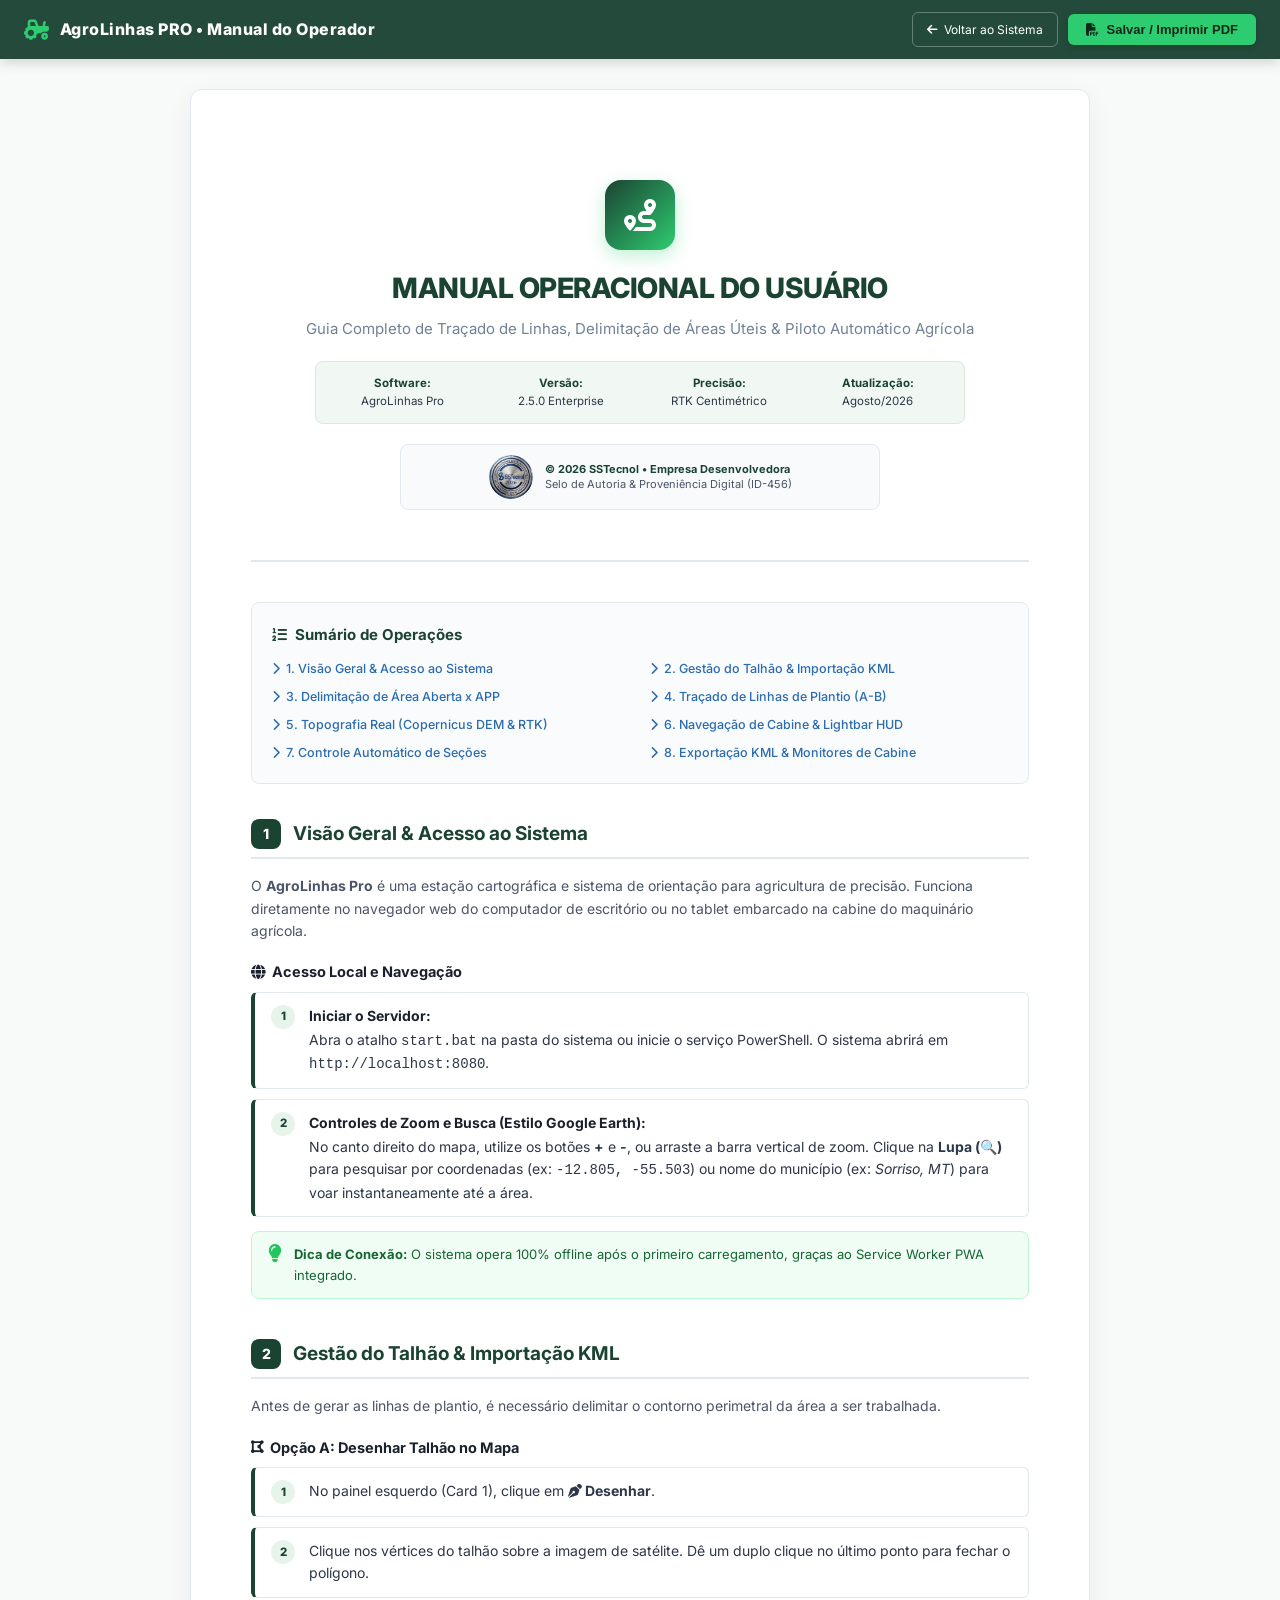
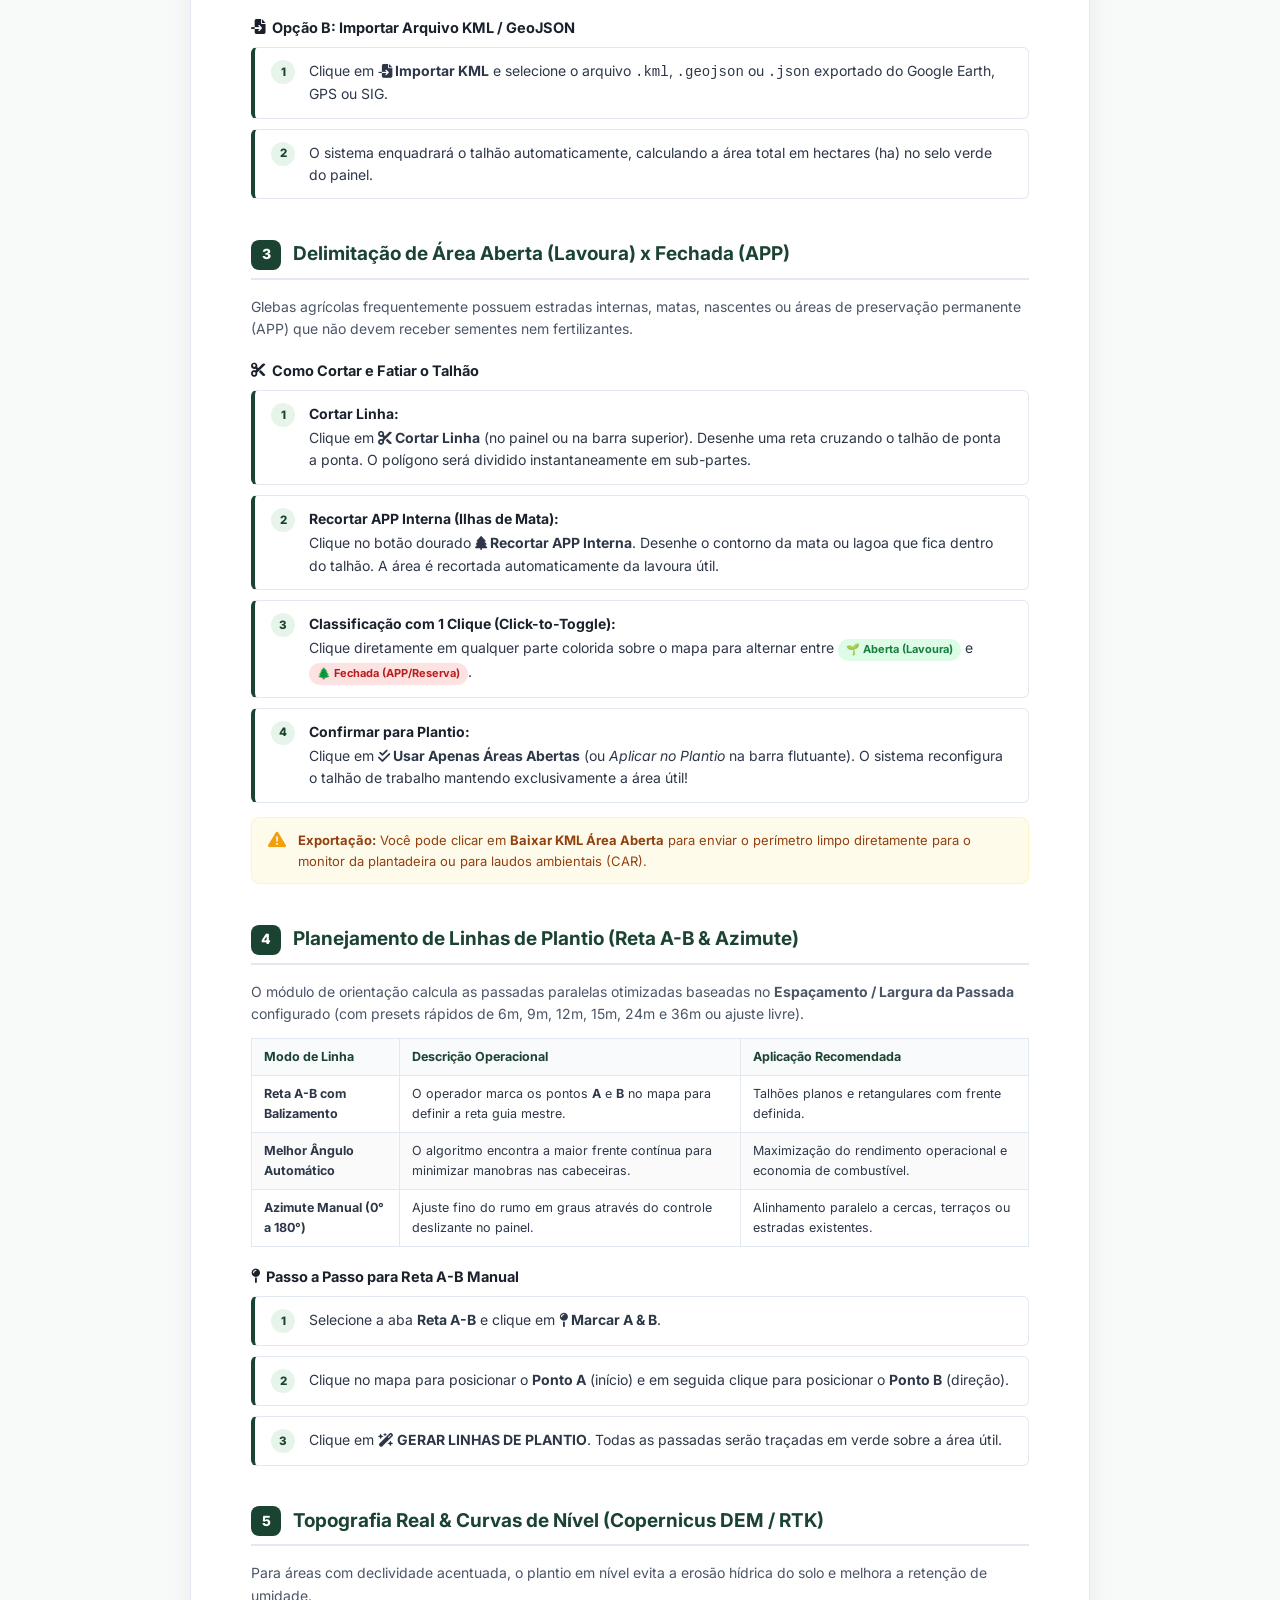
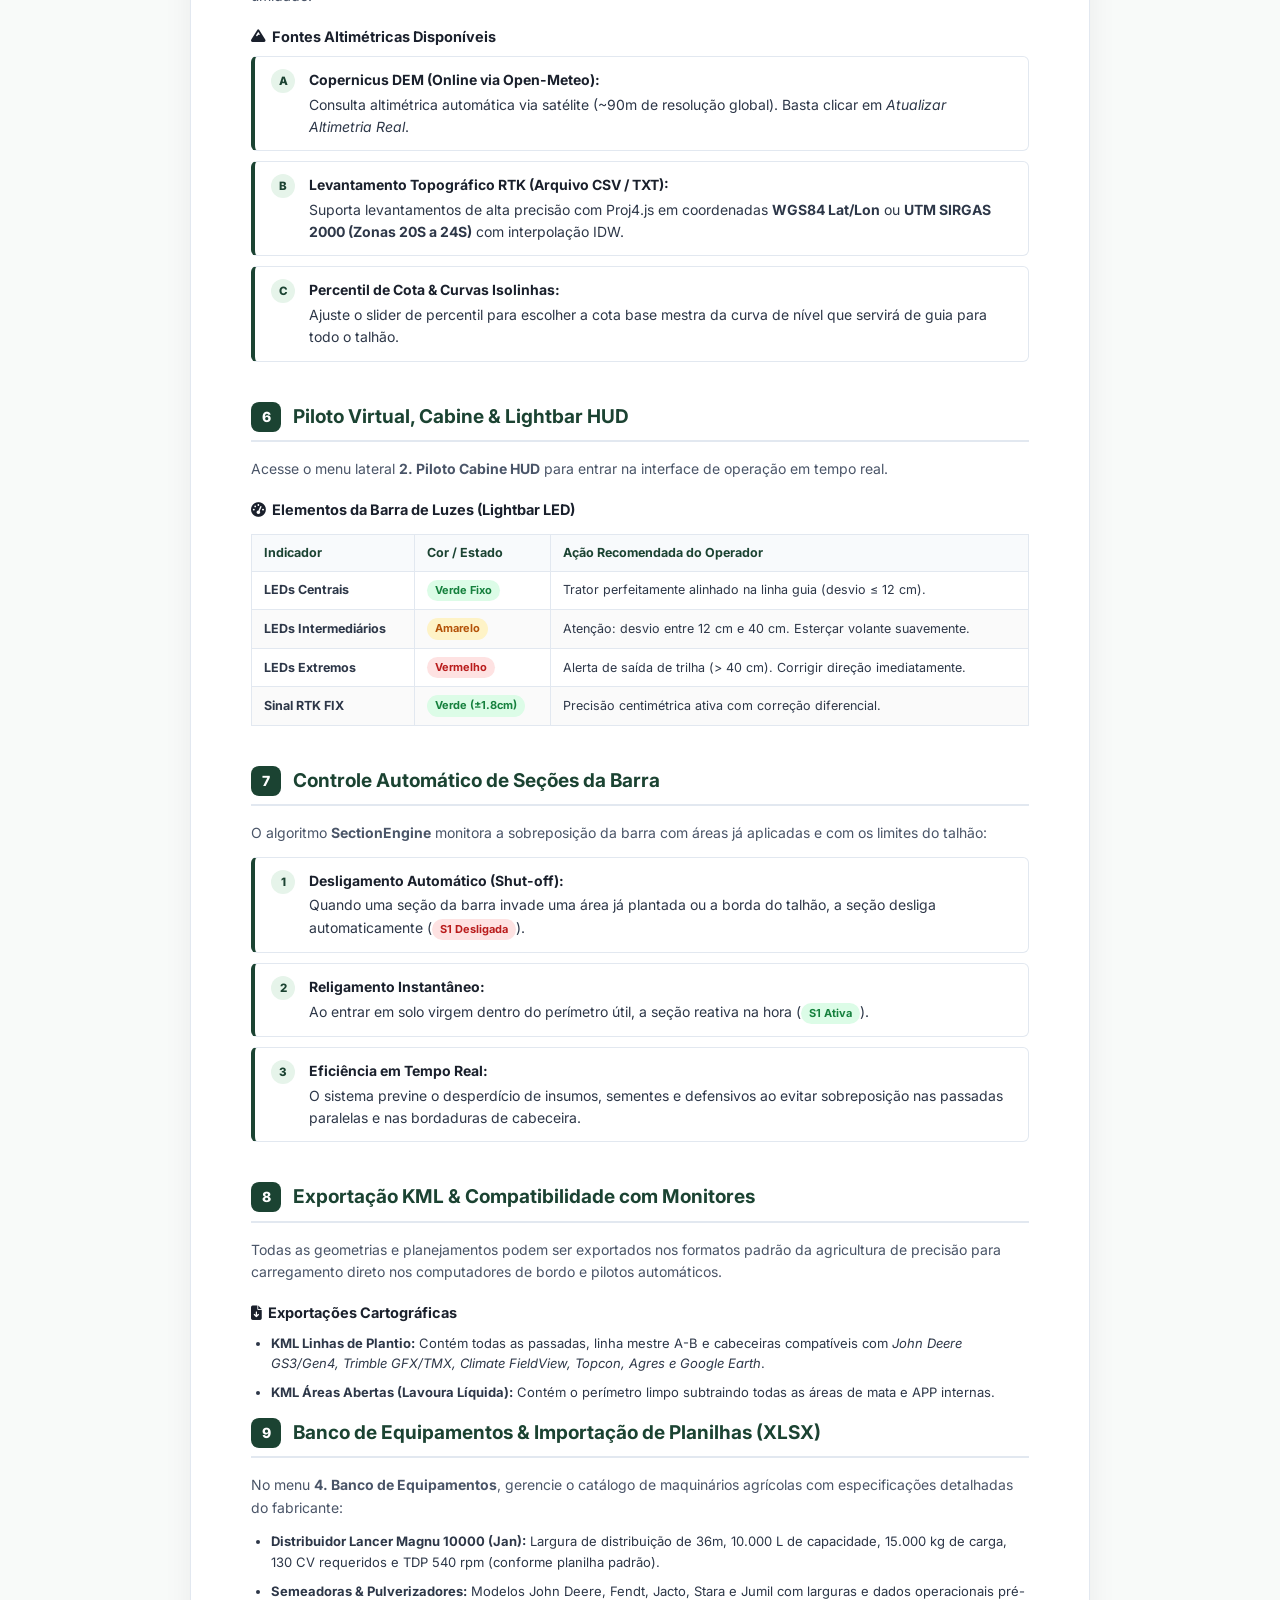
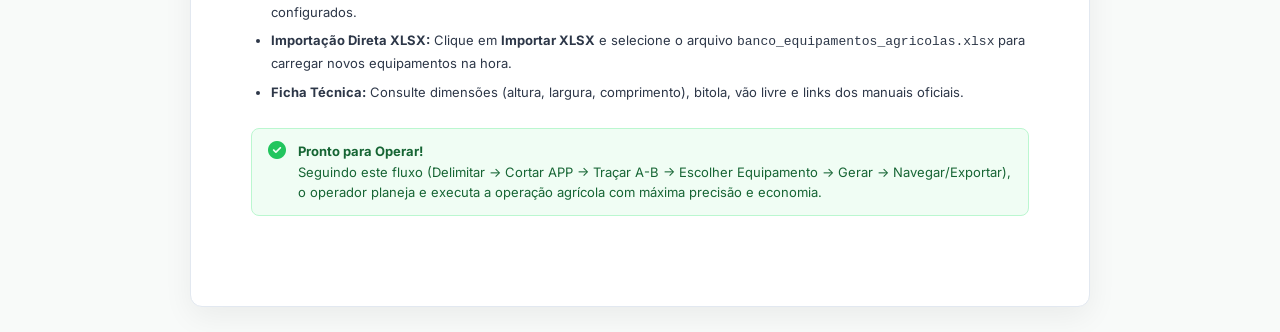
<file: manual.html>
<!DOCTYPE html>
<html lang="pt-BR">
<head>
  <meta charset="UTF-8" />
  <meta name="viewport" content="width=device-width, initial-scale=1.0" />
  <title>AgroLinhas Pro - Manual do Usuário & Guia Operacional</title>
  <link rel="stylesheet" href="https://cdnjs.cloudflare.com/ajax/libs/font-awesome/6.4.0/css/all.min.css" />
  <link rel="preconnect" href="https://fonts.googleapis.com" />
  <link rel="preconnect" href="https://fonts.gstatic.com" crossorigin />
  <link href="https://fonts.googleapis.com/css2?family=Inter:wght@300;400;500;600;700;800&display=swap" rel="stylesheet" />
  
  <style>
    :root {
      --primary: #1b4332;
      --accent: #2ecc71;
      --gold: #f39c12;
      --dark: #0f1712;
      --text: #2d3748;
      --text-muted: #718096;
      --bg-page: #f8faf9;
      --card-bg: #ffffff;
      --border: #e2e8f0;
      --danger: #e74c3c;
    }

    * {
      box-sizing: border-box;
      margin: 0;
      padding: 0;
    }

    body {
      font-family: 'Inter', -apple-system, BlinkMacSystemFont, 'Segoe UI', Roboto, sans-serif;
      background-color: var(--bg-page);
      color: var(--text);
      line-height: 1.6;
      font-size: 14px;
      -webkit-print-color-adjust: exact !important;
      print-color-adjust: exact !important;
    }

    /* BARRA SUPERIOR FIXA (NÃO IMPRIME) */
    .top-actions-bar {
      position: sticky;
      top: 0;
      z-index: 1000;
      background: rgba(27, 67, 50, 0.96);
      backdrop-filter: blur(10px);
      color: #fff;
      padding: 12px 24px;
      display: flex;
      justify-content: space-between;
      align-items: center;
      box-shadow: 0 4px 12px rgba(0,0,0,0.15);
    }

    .top-brand {
      display: flex;
      align-items: center;
      gap: 10px;
      font-weight: 800;
      font-size: 16px;
      letter-spacing: 0.5px;
    }

    .top-brand i {
      color: var(--accent);
      font-size: 20px;
    }

    .btn-print {
      display: inline-flex;
      align-items: center;
      gap: 8px;
      background: var(--accent);
      color: #0d2818;
      border: none;
      padding: 8px 18px;
      border-radius: 6px;
      font-weight: 700;
      font-size: 13px;
      cursor: pointer;
      box-shadow: 0 2px 6px rgba(0,0,0,0.2);
      transition: all 0.2s ease;
    }

    .btn-print:hover {
      background: #27ae60;
      color: #fff;
      transform: translateY(-1px);
    }

    .btn-back {
      background: transparent;
      color: #fff;
      border: 1px solid rgba(255,255,255,0.3);
      padding: 7px 14px;
      border-radius: 6px;
      font-size: 12px;
      text-decoration: none;
      display: inline-flex;
      align-items: center;
      gap: 6px;
    }

    .btn-back:hover {
      background: rgba(255,255,255,0.1);
    }

    /* CONTAINER DO DOCUMENTO */
    .doc-container {
      max-width: 900px;
      margin: 30px auto;
      background: var(--card-bg);
      padding: 50px 60px;
      border-radius: 12px;
      box-shadow: 0 10px 30px rgba(0,0,0,0.06);
      border: 1px solid var(--border);
    }

    /* CAPA DO MANUAL */
    .manual-cover {
      text-align: center;
      padding: 40px 0 50px 0;
      border-bottom: 2px solid var(--border);
      margin-bottom: 40px;
    }

    .cover-icon {
      width: 70px;
      height: 70px;
      background: linear-gradient(135deg, #1b4332, #2ecc71);
      color: #fff;
      border-radius: 16px;
      display: inline-flex;
      align-items: center;
      justify-content: center;
      font-size: 32px;
      margin-bottom: 16px;
      box-shadow: 0 6px 18px rgba(46, 204, 113, 0.3);
    }

    .manual-title {
      font-size: 28px;
      font-weight: 800;
      color: var(--primary);
      margin-bottom: 6px;
      letter-spacing: -0.5px;
    }

    .manual-subtitle {
      font-size: 15px;
      color: var(--text-muted);
      margin-bottom: 20px;
    }

    .manual-meta-grid {
      display: grid;
      grid-template-columns: repeat(4, 1fr);
      gap: 10px;
      max-width: 650px;
      margin: 0 auto;
      background: #f1f8f4;
      padding: 12px;
      border-radius: 8px;
      border: 1px solid #d8ebd9;
      font-size: 11.5px;
    }

    .meta-item strong {
      display: block;
      color: var(--primary);
      font-weight: 700;
    }

    /* SUMÁRIO */
    .toc-card {
      background: #fafbfc;
      border: 1px solid var(--border);
      border-radius: 8px;
      padding: 20px;
      margin-bottom: 35px;
    }

    .toc-title {
      font-size: 15px;
      font-weight: 700;
      color: var(--primary);
      margin-bottom: 12px;
      display: flex;
      align-items: center;
      gap: 8px;
    }

    .toc-list {
      list-style: none;
      display: grid;
      grid-template-columns: 1fr 1fr;
      gap: 8px 20px;
    }

    .toc-list a {
      color: #2b6cb0;
      text-decoration: none;
      font-size: 12.5px;
      font-weight: 500;
      display: flex;
      align-items: center;
      gap: 6px;
    }

    .toc-list a:hover {
      text-decoration: underline;
      color: var(--primary);
    }

    /* SEÇÕES DO MANUAL */
    .manual-section {
      margin-bottom: 40px;
      page-break-inside: avoid;
    }

    .section-header {
      display: flex;
      align-items: center;
      gap: 12px;
      border-bottom: 2px solid #e2e8f0;
      padding-bottom: 8px;
      margin-bottom: 16px;
    }

    .section-num {
      width: 30px;
      height: 30px;
      background: var(--primary);
      color: #fff;
      border-radius: 8px;
      display: inline-flex;
      align-items: center;
      justify-content: center;
      font-weight: 800;
      font-size: 14px;
    }

    .section-title {
      font-size: 19px;
      font-weight: 700;
      color: var(--primary);
    }

    h3 {
      font-size: 14.5px;
      font-weight: 700;
      color: #1a202c;
      margin: 18px 0 8px 0;
      display: flex;
      align-items: center;
      gap: 6px;
    }

    p {
      margin-bottom: 12px;
      color: #4a5568;
    }

    /* PASSOS & INSTRUÇÕES */
    .step-box {
      display: flex;
      gap: 14px;
      background: #fff;
      border: 1px solid var(--border);
      border-left: 4px solid var(--primary);
      border-radius: 6px;
      padding: 12px 16px;
      margin-bottom: 10px;
    }

    .step-badge {
      width: 24px;
      height: 24px;
      background: #e6f4ea;
      color: var(--primary);
      border-radius: 50%;
      display: inline-flex;
      align-items: center;
      justify-content: center;
      font-weight: 800;
      font-size: 11.5px;
      flex-shrink: 0;
    }

    .step-content {
      flex: 1;
    }

    .step-content strong {
      color: #1a202c;
      font-weight: 700;
      display: block;
      margin-bottom: 2px;
    }

    /* CALLOUT BOXES (DICAS / AVISOS) */
    .callout {
      border-radius: 8px;
      padding: 12px 16px;
      margin: 14px 0;
      font-size: 13px;
      display: flex;
      gap: 12px;
      align-items: flex-start;
    }

    .callout-tip {
      background: #f0fdf4;
      border: 1px solid #bbf7d0;
      color: #166534;
    }

    .callout-tip i {
      color: #22c55e;
      font-size: 18px;
      margin-top: 1px;
    }

    .callout-warn {
      background: #fffbeb;
      border: 1px solid #fef3c7;
      color: #92400e;
    }

    .callout-warn i {
      color: #f59e0b;
      font-size: 18px;
      margin-top: 1px;
    }

    .callout-important {
      background: #fef2f2;
      border: 1px solid #fecaca;
      color: #991b1b;
    }

    .callout-important i {
      color: #ef4444;
      font-size: 18px;
      margin-top: 1px;
    }

    /* TABELAS TÉCNICAS */
    .manual-table {
      width: 100%;
      border-collapse: collapse;
      margin: 12px 0 16px 0;
      font-size: 12.5px;
    }

    .manual-table th, .manual-table td {
      border: 1px solid var(--border);
      padding: 8px 12px;
      text-align: left;
    }

    .manual-table th {
      background: #f8fafc;
      color: var(--primary);
      font-weight: 700;
    }

    .manual-table tr:nth-child(even) {
      background: #fafafa;
    }

    .badge-pill {
      display: inline-block;
      padding: 2px 8px;
      border-radius: 12px;
      font-size: 11px;
      font-weight: 700;
    }

    .badge-green { background: #dcfce7; color: #15803d; }
    .badge-red { background: #fee2e2; color: #b91c1c; }
    .badge-gold { background: #fef3c7; color: #b45309; }

    /* TECLADO / ATALHOS */
    kbd {
      background: #edf2f7;
      border: 1px solid #cbd5e0;
      border-radius: 4px;
      padding: 2px 6px;
      font-family: monospace;
      font-size: 11.5px;
      box-shadow: 0 1px 1px rgba(0,0,0,0.1);
    }

    /* CONFIGURAÇÃO ESPECÍFICA PARA IMPRESSÃO / SALVAR EM PDF */
    @media print {
      body {
        background: #fff !important;
        font-size: 11pt !important;
        color: #000 !important;
      }
      .top-actions-bar {
        display: none !important;
      }
      .doc-container {
        box-shadow: none !important;
        border: none !important;
        padding: 0 !important;
        margin: 0 !important;
        max-width: 100% !important;
      }
      .manual-cover {
        padding-top: 10px;
        margin-bottom: 25px;
      }
      .manual-section {
        page-break-inside: avoid;
        margin-bottom: 25px;
      }
      .page-break {
        page-break-before: always;
      }
      @page {
        size: A4 portrait;
        margin: 15mm;
      }
    }
  </style>
</head>
<body>

  <!-- BARRA DE AÇÕES SUPERIOR (NÃO IMPRIME) -->
  <div class="top-actions-bar">
    <div class="top-brand">
      <i class="fa-solid fa-tractor"></i>
      <span>AgroLinhas PRO • Manual do Operador</span>
    </div>
    <div style="display:flex; gap:10px; align-items:center;">
      <a href="index.html" class="btn-back"><i class="fa-solid fa-arrow-left"></i> Voltar ao Sistema</a>
      <button class="btn-print" onclick="window.print()">
        <i class="fa-solid fa-file-pdf"></i> Salvar / Imprimir PDF
      </button>
    </div>
  </div>

  <!-- CORPO DO DOCUMENTO -->
  <div class="doc-container">

    <!-- CAPA -->
    <div class="manual-cover">
      <div class="cover-icon">
        <i class="fa-solid fa-route"></i>
      </div>
      <h1 class="manual-title">MANUAL OPERACIONAL DO USUÁRIO</h1>
      <div class="manual-subtitle">Guia Completo de Traçado de Linhas, Delimitação de Áreas Úteis & Piloto Automático Agrícola</div>

      <div class="manual-meta-grid">
        <div class="meta-item"><strong>Software:</strong> AgroLinhas Pro</div>
        <div class="meta-item"><strong>Versão:</strong> 2.5.0 Enterprise</div>
        <div class="meta-item"><strong>Precisão:</strong> RTK Centimétrico</div>
        <div class="meta-item"><strong>Atualização:</strong> Agosto/2026</div>
      </div>

      <div style="display:flex; justify-content:center; align-items:center; gap:12px; margin-top:20px; padding:10px; background:#f8fafc; border-radius:8px; border:1px solid #e2e8f0; max-width:480px; margin-left:auto; margin-right:auto;">
        <img src="img/sstecnol-logo.png" alt="SSTecnol 2026" style="width:44px; height:44px; border-radius:50%;" />
        <div style="text-align:left; font-size:11px; color:#4a5568; line-height:1.35;">
          <b style="color:#1b4332;">© 2026 SSTecnol • Empresa Desenvolvedora</b><br/>
          Selo de Autoria & Proveniência Digital (ID-456)
        </div>
      </div>
    </div>

    <!-- SUMÁRIO -->
    <div class="toc-card">
      <div class="toc-title"><i class="fa-solid fa-list-ol"></i> Sumário de Operações</div>
      <ul class="toc-list">
        <li><a href="#sec-1"><i class="fa-solid fa-chevron-right"></i> 1. Visão Geral & Acesso ao Sistema</a></li>
        <li><a href="#sec-2"><i class="fa-solid fa-chevron-right"></i> 2. Gestão do Talhão & Importação KML</a></li>
        <li><a href="#sec-3"><i class="fa-solid fa-chevron-right"></i> 3. Delimitação de Área Aberta x APP</a></li>
        <li><a href="#sec-4"><i class="fa-solid fa-chevron-right"></i> 4. Traçado de Linhas de Plantio (A-B)</a></li>
        <li><a href="#sec-5"><i class="fa-solid fa-chevron-right"></i> 5. Topografia Real (Copernicus DEM & RTK)</a></li>
        <li><a href="#sec-6"><i class="fa-solid fa-chevron-right"></i> 6. Navegação de Cabine & Lightbar HUD</a></li>
        <li><a href="#sec-7"><i class="fa-solid fa-chevron-right"></i> 7. Controle Automático de Seções</a></li>
        <li><a href="#sec-8"><i class="fa-solid fa-chevron-right"></i> 8. Exportação KML & Monitores de Cabine</a></li>
      </ul>
    </div>

    <!-- SEÇÃO 1 -->
    <div class="manual-section" id="sec-1">
      <div class="section-header">
        <div class="section-num">1</div>
        <div class="section-title">Visão Geral & Acesso ao Sistema</div>
      </div>
      <p>O <b>AgroLinhas Pro</b> é uma estação cartográfica e sistema de orientação para agricultura de precisão. Funciona diretamente no navegador web do computador de escritório ou no tablet embarcado na cabine do maquinário agrícola.</p>
      
      <h3><i class="fa-solid fa-globe"></i> Acesso Local e Navegação</h3>
      <div class="step-box">
        <div class="step-badge">1</div>
        <div class="step-content">
          <strong>Iniciar o Servidor:</strong>
          Abra o atalho <code>start.bat</code> na pasta do sistema ou inicie o serviço PowerShell. O sistema abrirá em <code>http://localhost:8080</code>.
        </div>
      </div>
      <div class="step-box">
        <div class="step-badge">2</div>
        <div class="step-content">
          <strong>Controles de Zoom e Busca (Estilo Google Earth):</strong>
          No canto direito do mapa, utilize os botões <b>+</b> e <b>-</b>, ou arraste a barra vertical de zoom. Clique na <b>Lupa (🔍)</b> para pesquisar por coordenadas (ex: <code>-12.805, -55.503</code>) ou nome do município (ex: <i>Sorriso, MT</i>) para voar instantaneamente até a área.
        </div>
      </div>

      <div class="callout callout-tip">
        <i class="fa-solid fa-lightbulb"></i>
        <div><b>Dica de Conexão:</b> O sistema opera 100% offline após o primeiro carregamento, graças ao Service Worker PWA integrado.</div>
      </div>
    </div>

    <!-- SEÇÃO 2 -->
    <div class="manual-section" id="sec-2">
      <div class="section-header">
        <div class="section-num">2</div>
        <div class="section-title">Gestão do Talhão & Importação KML</div>
      </div>
      <p>Antes de gerar as linhas de plantio, é necessário delimitar o contorno perimetral da área a ser trabalhada.</p>

      <h3><i class="fa-solid fa-draw-polygon"></i> Opção A: Desenhar Talhão no Mapa</h3>
      <div class="step-box">
        <div class="step-badge">1</div>
        <div class="step-content">
          No painel esquerdo (Card 1), clique em <b><i class="fa-solid fa-pen-nib"></i> Desenhar</b>.
        </div>
      </div>
      <div class="step-box">
        <div class="step-badge">2</div>
        <div class="step-content">
          Clique nos vértices do talhão sobre a imagem de satélite. Dê um duplo clique no último ponto para fechar o polígono.
        </div>
      </div>

      <h3><i class="fa-solid fa-file-import"></i> Opção B: Importar Arquivo KML / GeoJSON</h3>
      <div class="step-box">
        <div class="step-badge">1</div>
        <div class="step-content">
          Clique em <b><i class="fa-solid fa-file-import"></i> Importar KML</b> e selecione o arquivo <code>.kml</code>, <code>.geojson</code> ou <code>.json</code> exportado do Google Earth, GPS ou SIG.
        </div>
      </div>
      <div class="step-box">
        <div class="step-badge">2</div>
        <div class="step-content">
          O sistema enquadrará o talhão automaticamente, calculando a área total em hectares (ha) no selo verde do painel.
        </div>
      </div>
    </div>

    <div class="page-break"></div>

    <!-- SEÇÃO 3 -->
    <div class="manual-section" id="sec-3">
      <div class="section-header">
        <div class="section-num">3</div>
        <div class="section-title">Delimitação de Área Aberta (Lavoura) x Fechada (APP)</div>
      </div>
      <p>Glebas agrícolas frequentemente possuem estradas internas, matas, nascentes ou áreas de preservação permanente (APP) que não devem receber sementes nem fertilizantes.</p>

      <h3><i class="fa-solid fa-scissors"></i> Como Cortar e Fatiar o Talhão</h3>
      <div class="step-box">
        <div class="step-badge">1</div>
        <div class="step-content">
          <strong>Cortar Linha:</strong>
          Clique em <b><i class="fa-solid fa-scissors"></i> Cortar Linha</b> (no painel ou na barra superior). Desenhe uma reta cruzando o talhão de ponta a ponta. O polígono será dividido instantaneamente em sub-partes.
        </div>
      </div>
      <div class="step-box">
        <div class="step-badge">2</div>
        <div class="step-content">
          <strong>Recortar APP Interna (Ilhas de Mata):</strong>
          Clique no botão dourado <b><i class="fa-solid fa-tree"></i> Recortar APP Interna</b>. Desenhe o contorno da mata ou lagoa que fica dentro do talhão. A área é recortada automaticamente da lavoura útil.
        </div>
      </div>
      <div class="step-box">
        <div class="step-badge">3</div>
        <div class="step-content">
          <strong>Classificação com 1 Clique (Click-to-Toggle):</strong>
          Clique diretamente em qualquer parte colorida sobre o mapa para alternar entre <span class="badge-pill badge-green">🌱 Aberta (Lavoura)</span> e <span class="badge-pill badge-red">🌲 Fechada (APP/Reserva)</span>.
        </div>
      </div>
      <div class="step-box">
        <div class="step-badge">4</div>
        <div class="step-content">
          <strong>Confirmar para Plantio:</strong>
          Clique em <b><i class="fa-solid fa-check-double"></i> Usar Apenas Áreas Abertas</b> (ou <i>Aplicar no Plantio</i> na barra flutuante). O sistema reconfigura o talhão de trabalho mantendo exclusivamente a área útil!
        </div>
      </div>

      <div class="callout callout-warn">
        <i class="fa-solid fa-triangle-exclamation"></i>
        <div><b>Exportação:</b> Você pode clicar em <b>Baixar KML Área Aberta</b> para enviar o perímetro limpo diretamente para o monitor da plantadeira ou para laudos ambientais (CAR).</div>
      </div>
    </div>

    <!-- SEÇÃO 4 -->
    <div class="manual-section" id="sec-4">
      <div class="section-header">
        <div class="section-num">4</div>
        <div class="section-title">Planejamento de Linhas de Plantio (Reta A-B & Azimute)</div>
      </div>
      <p>O módulo de orientação calcula as passadas paralelas otimizadas baseadas no <b>Espaçamento / Largura da Passada</b> configurado (com presets rápidos de 6m, 9m, 12m, 15m, 24m e 36m ou ajuste livre).</p>

      <table class="manual-table">
        <thead>
          <tr>
            <th>Modo de Linha</th>
            <th>Descrição Operacional</th>
            <th>Aplicação Recomendada</th>
          </tr>
        </thead>
        <tbody>
          <tr>
            <td><b>Reta A-B com Balizamento</b></td>
            <td>O operador marca os pontos <b>A</b> e <b>B</b> no mapa para definir a reta guia mestre.</td>
            <td>Talhões planos e retangulares com frente definida.</td>
          </tr>
          <tr>
            <td><b>Melhor Ângulo Automático</b></td>
            <td>O algoritmo encontra a maior frente contínua para minimizar manobras nas cabeceiras.</td>
            <td>Maximização do rendimento operacional e economia de combustível.</td>
          </tr>
          <tr>
            <td><b>Azimute Manual (0° a 180°)</b></td>
            <td>Ajuste fino do rumo em graus através do controle deslizante no painel.</td>
            <td>Alinhamento paralelo a cercas, terraços ou estradas existentes.</td>
          </tr>
        </tbody>
      </table>

      <h3><i class="fa-solid fa-map-pin"></i> Passo a Passo para Reta A-B Manual</h3>
      <div class="step-box">
        <div class="step-badge">1</div>
        <div class="step-content">
          Selecione a aba <b>Reta A-B</b> e clique em <b><i class="fa-solid fa-map-pin"></i> Marcar A & B</b>.
        </div>
      </div>
      <div class="step-box">
        <div class="step-badge">2</div>
        <div class="step-content">
          Clique no mapa para posicionar o <b>Ponto A</b> (início) e em seguida clique para posicionar o <b>Ponto B</b> (direção).
        </div>
      </div>
      <div class="step-box">
        <div class="step-badge">3</div>
        <div class="step-content">
          Clique em <b><i class="fa-solid fa-wand-magic-sparkles"></i> GERAR LINHAS DE PLANTIO</b>. Todas as passadas serão traçadas em verde sobre a área útil.
        </div>
      </div>
    </div>

    <div class="page-break"></div>

    <!-- SEÇÃO 5 -->
    <div class="manual-section" id="sec-5">
      <div class="section-header">
        <div class="section-num">5</div>
        <div class="section-title">Topografia Real & Curvas de Nível (Copernicus DEM / RTK)</div>
      </div>
      <p>Para áreas com declividade acentuada, o plantio em nível evita a erosão hídrica do solo e melhora a retenção de umidade.</p>

      <h3><i class="fa-solid fa-mountain"></i> Fontes Altimétricas Disponíveis</h3>
      <div class="step-box">
        <div class="step-badge">A</div>
        <div class="step-content">
          <strong>Copernicus DEM (Online via Open-Meteo):</strong>
          Consulta altimétrica automática via satélite (~90m de resolução global). Basta clicar em <i>Atualizar Altimetria Real</i>.
        </div>
      </div>
      <div class="step-box">
        <div class="step-badge">B</div>
        <div class="step-content">
          <strong>Levantamento Topográfico RTK (Arquivo CSV / TXT):</strong>
          Suporta levantamentos de alta precisão com Proj4.js em coordenadas <b>WGS84 Lat/Lon</b> ou <b>UTM SIRGAS 2000 (Zonas 20S a 24S)</b> com interpolação IDW.
        </div>
      </div>
      <div class="step-box">
        <div class="step-badge">C</div>
        <div class="step-content">
          <strong>Percentil de Cota & Curvas Isolinhas:</strong>
          Ajuste o slider de percentil para escolher a cota base mestra da curva de nível que servirá de guia para todo o talhão.
        </div>
      </div>
    </div>

    <!-- SEÇÃO 6 -->
    <div class="manual-section" id="sec-6">
      <div class="section-header">
        <div class="section-num">6</div>
        <div class="section-title">Piloto Virtual, Cabine & Lightbar HUD</div>
      </div>
      <p>Acesse o menu lateral <b>2. Piloto Cabine HUD</b> para entrar na interface de operação em tempo real.</p>

      <h3><i class="fa-solid fa-gauge-high"></i> Elementos da Barra de Luzes (Lightbar LED)</h3>
      <table class="manual-table">
        <thead>
          <tr>
            <th>Indicador</th>
            <th>Cor / Estado</th>
            <th>Ação Recomendada do Operador</th>
          </tr>
        </thead>
        <tbody>
          <tr>
            <td><b>LEDs Centrais</b></td>
            <td><span class="badge-pill badge-green">Verde Fixo</span></td>
            <td>Trator perfeitamente alinhado na linha guia (desvio &le; 12 cm).</td>
          </tr>
          <tr>
            <td><b>LEDs Intermediários</b></td>
            <td><span class="badge-pill badge-gold">Amarelo</span></td>
            <td>Atenção: desvio entre 12 cm e 40 cm. Esterçar volante suavemente.</td>
          </tr>
          <tr>
            <td><b>LEDs Extremos</b></td>
            <td><span class="badge-pill badge-red">Vermelho</span></td>
            <td>Alerta de saída de trilha (&gt; 40 cm). Corrigir direção imediatamente.</td>
          </tr>
          <tr>
            <td><b>Sinal RTK FIX</b></td>
            <td><span class="badge-pill badge-green">Verde (±1.8cm)</span></td>
            <td>Precisão centimétrica ativa com correção diferencial.</td>
          </tr>
        </tbody>
      </table>
    </div>

    <!-- SEÇÃO 7 -->
    <div class="manual-section" id="sec-7">
      <div class="section-header">
        <div class="section-num">7</div>
        <div class="section-title">Controle Automático de Seções da Barra</div>
      </div>
      <p>O algoritmo <b>SectionEngine</b> monitora a sobreposição da barra com áreas já aplicadas e com os limites do talhão:</p>

      <div class="step-box">
        <div class="step-badge">1</div>
        <div class="step-content">
          <strong>Desligamento Automático (Shut-off):</strong>
          Quando uma seção da barra invade uma área já plantada ou a borda do talhão, a seção desliga automaticamente (<span class="badge-pill badge-red">S1 Desligada</span>).
        </div>
      </div>
      <div class="step-box">
        <div class="step-badge">2</div>
        <div class="step-content">
          <strong>Religamento Instantâneo:</strong>
          Ao entrar em solo virgem dentro do perímetro útil, a seção reativa na hora (<span class="badge-pill badge-green">S1 Ativa</span>).
        </div>
      </div>
      <div class="step-box">
        <div class="step-badge">3</div>
        <div class="step-content">
          <strong>Eficiência em Tempo Real:</strong>
          O sistema previne o desperdício de insumos, sementes e defensivos ao evitar sobreposição nas passadas paralelas e nas bordaduras de cabeceira.
        </div>
      </div>
    </div>

    <div class="page-break"></div>

    <!-- SEÇÃO 8 -->
    <div class="manual-section" id="sec-8">
      <div class="section-header">
        <div class="section-num">8</div>
        <div class="section-title">Exportação KML & Compatibilidade com Monitores</div>
      </div>
      <p>Todas as geometrias e planejamentos podem ser exportados nos formatos padrão da agricultura de precisão para carregamento direto nos computadores de bordo e pilotos automáticos.</p>

      <h3><i class="fa-solid fa-file-arrow-down"></i> Exportações Cartográficas</h3>
      <ul style="margin-left: 20px; margin-bottom: 15px; font-size: 13px; display:flex; flex-direction:column; gap:8px;">
        <li><b>KML Linhas de Plantio:</b> Contém todas as passadas, linha mestre A-B e cabeceiras compatíveis com <i>John Deere GS3/Gen4, Trimble GFX/TMX, Climate FieldView, Topcon, Agres e Google Earth</i>.</li>
        <li><b>KML Áreas Abertas (Lavoura Líquida):</b> Contém o perímetro limpo subtraindo todas as áreas de mata e APP internas.</li>
      </ul>

    <!-- SEÇÃO 9 -->
    <div class="manual-section" id="sec-9">
      <div class="section-header">
        <div class="section-num">9</div>
        <div class="section-title">Banco de Equipamentos & Importação de Planilhas (XLSX)</div>
      </div>
      <p>No menu <b>4. Banco de Equipamentos</b>, gerencie o catálogo de maquinários agrícolas com especificações detalhadas do fabricante:</p>

      <ul style="margin-left: 20px; margin-bottom: 15px; font-size: 13px; display:flex; flex-direction:column; gap:8px;">
        <li><b>Distribuidor Lancer Magnu 10000 (Jan):</b> Largura de distribuição de 36m, 10.000 L de capacidade, 15.000 kg de carga, 130 CV requeridos e TDP 540 rpm (conforme planilha padrão).</li>
        <li><b>Semeadoras & Pulverizadores:</b> Modelos John Deere, Fendt, Jacto, Stara e Jumil com larguras e dados operacionais pré-configurados.</li>
        <li><b>Importação Direta XLSX:</b> Clique em <b>Importar XLSX</b> e selecione o arquivo <code>banco_equipamentos_agricolas.xlsx</code> para carregar novos equipamentos na hora.</li>
        <li><b>Ficha Técnica:</b> Consulte dimensões (altura, largura, comprimento), bitola, vão livre e links dos manuais oficiais.</li>
      </ul>

      <div class="callout callout-tip" style="margin-top: 25px;">
        <i class="fa-solid fa-circle-check"></i>
        <div>
          <b>Pronto para Operar!</b><br/>
          Seguindo este fluxo (Delimitar &rarr; Cortar APP &rarr; Traçar A-B &rarr; Escolher Equipamento &rarr; Gerar &rarr; Navegar/Exportar), o operador planeja e executa a operação agrícola com máxima precisão e economia.
        </div>
      </div>
    </div>

  </div>

</body>
</html>
</file>
